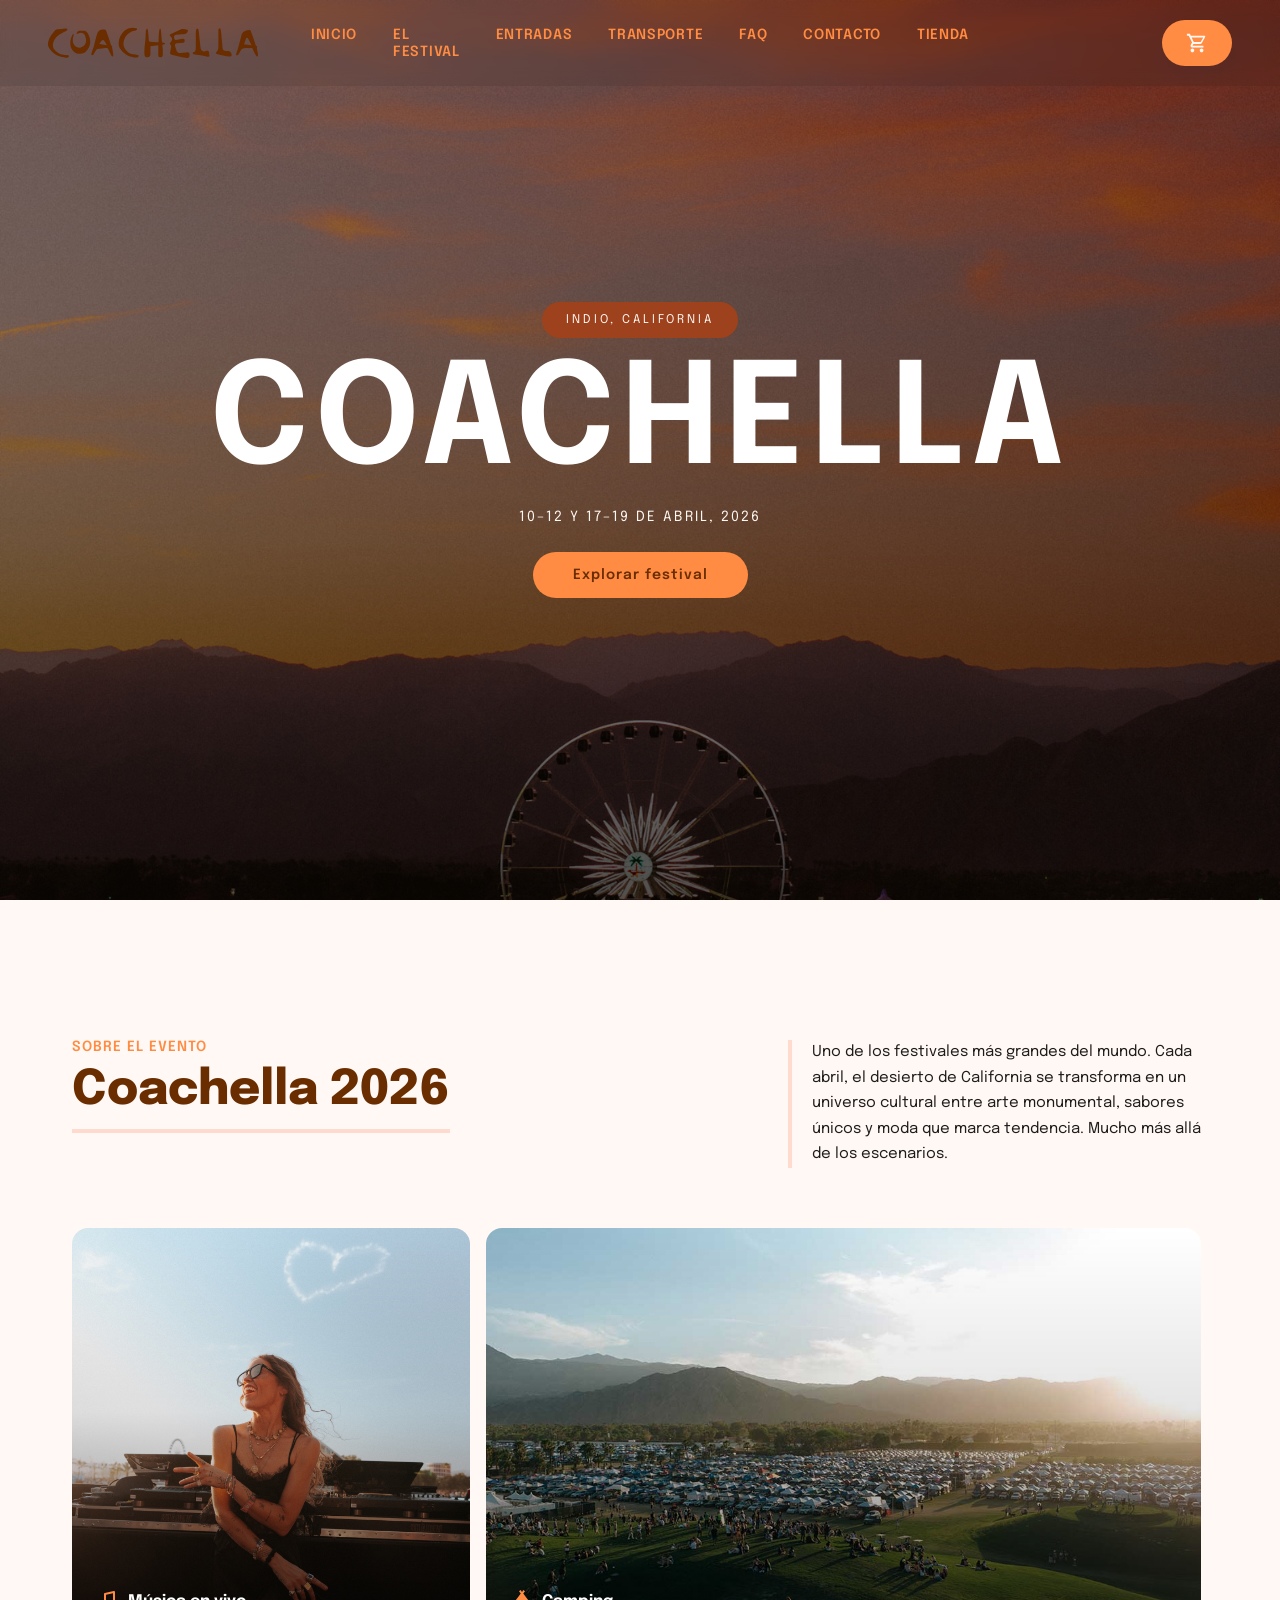
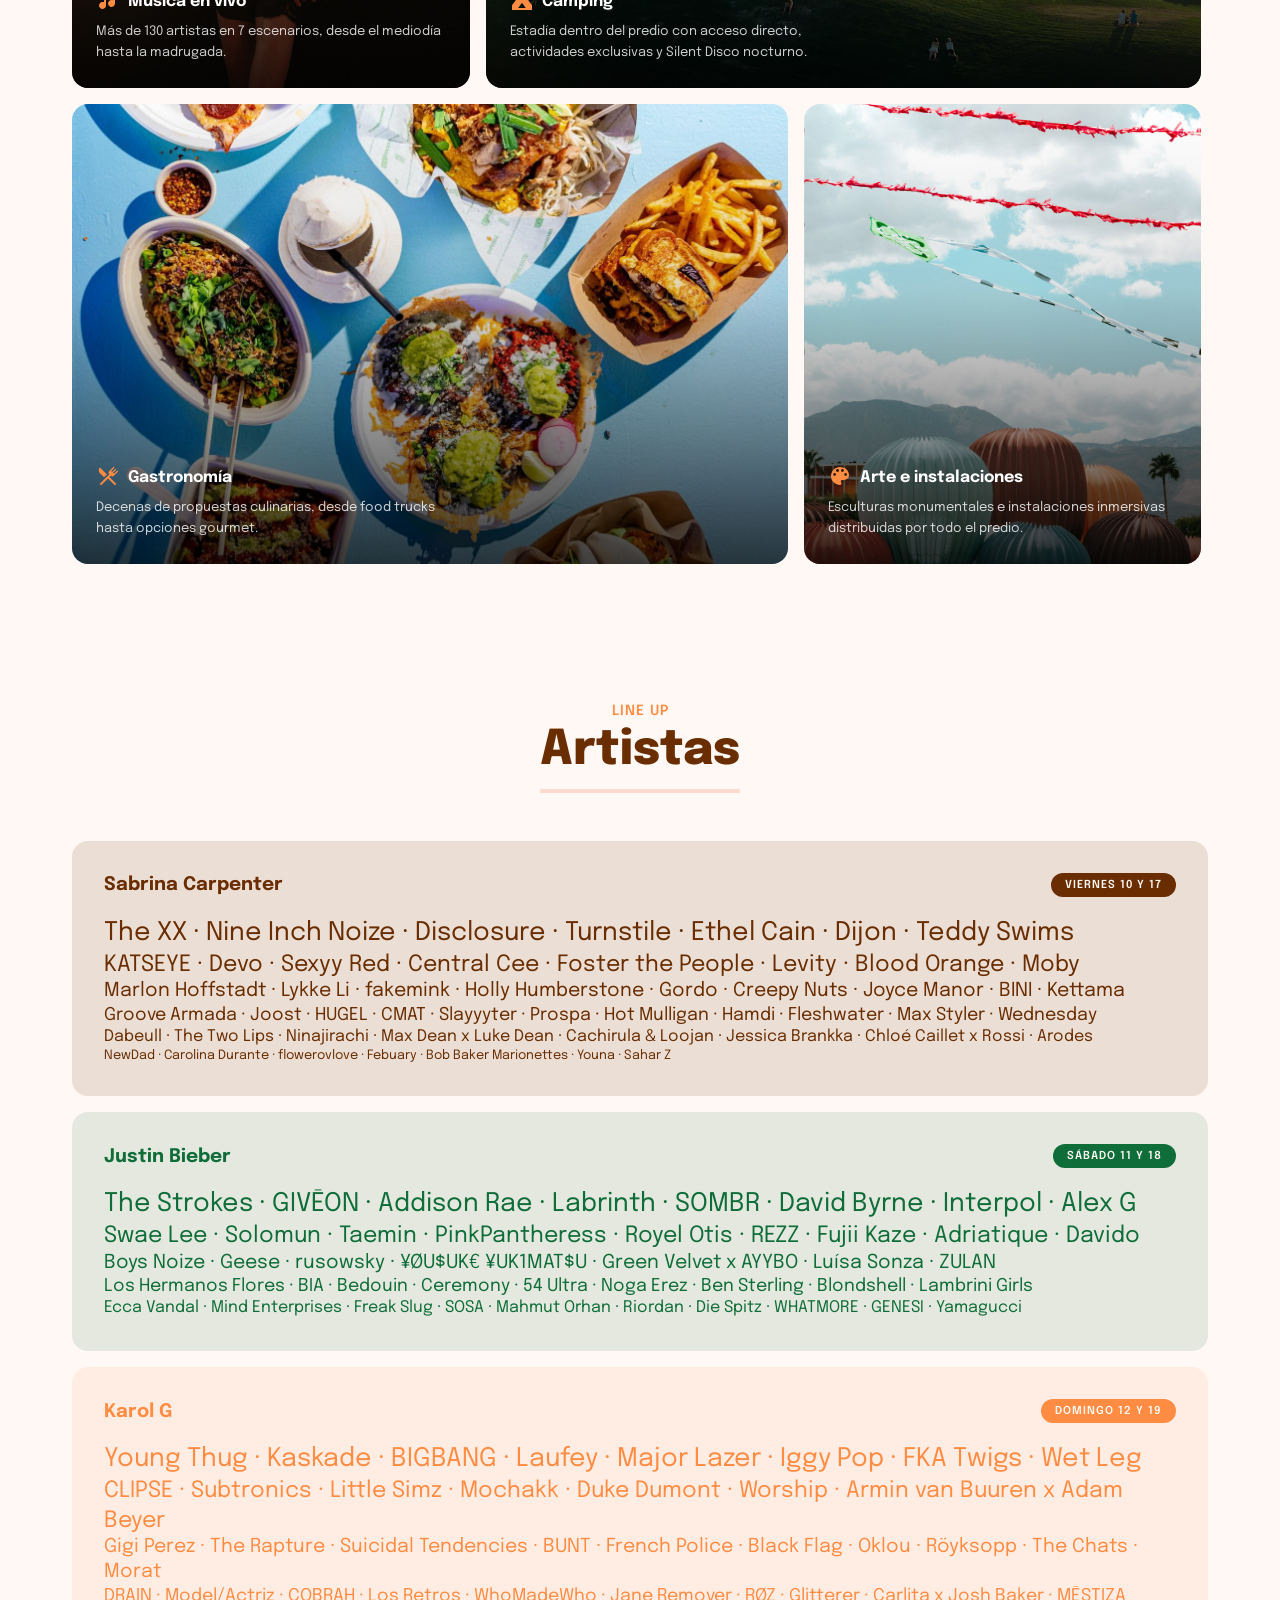
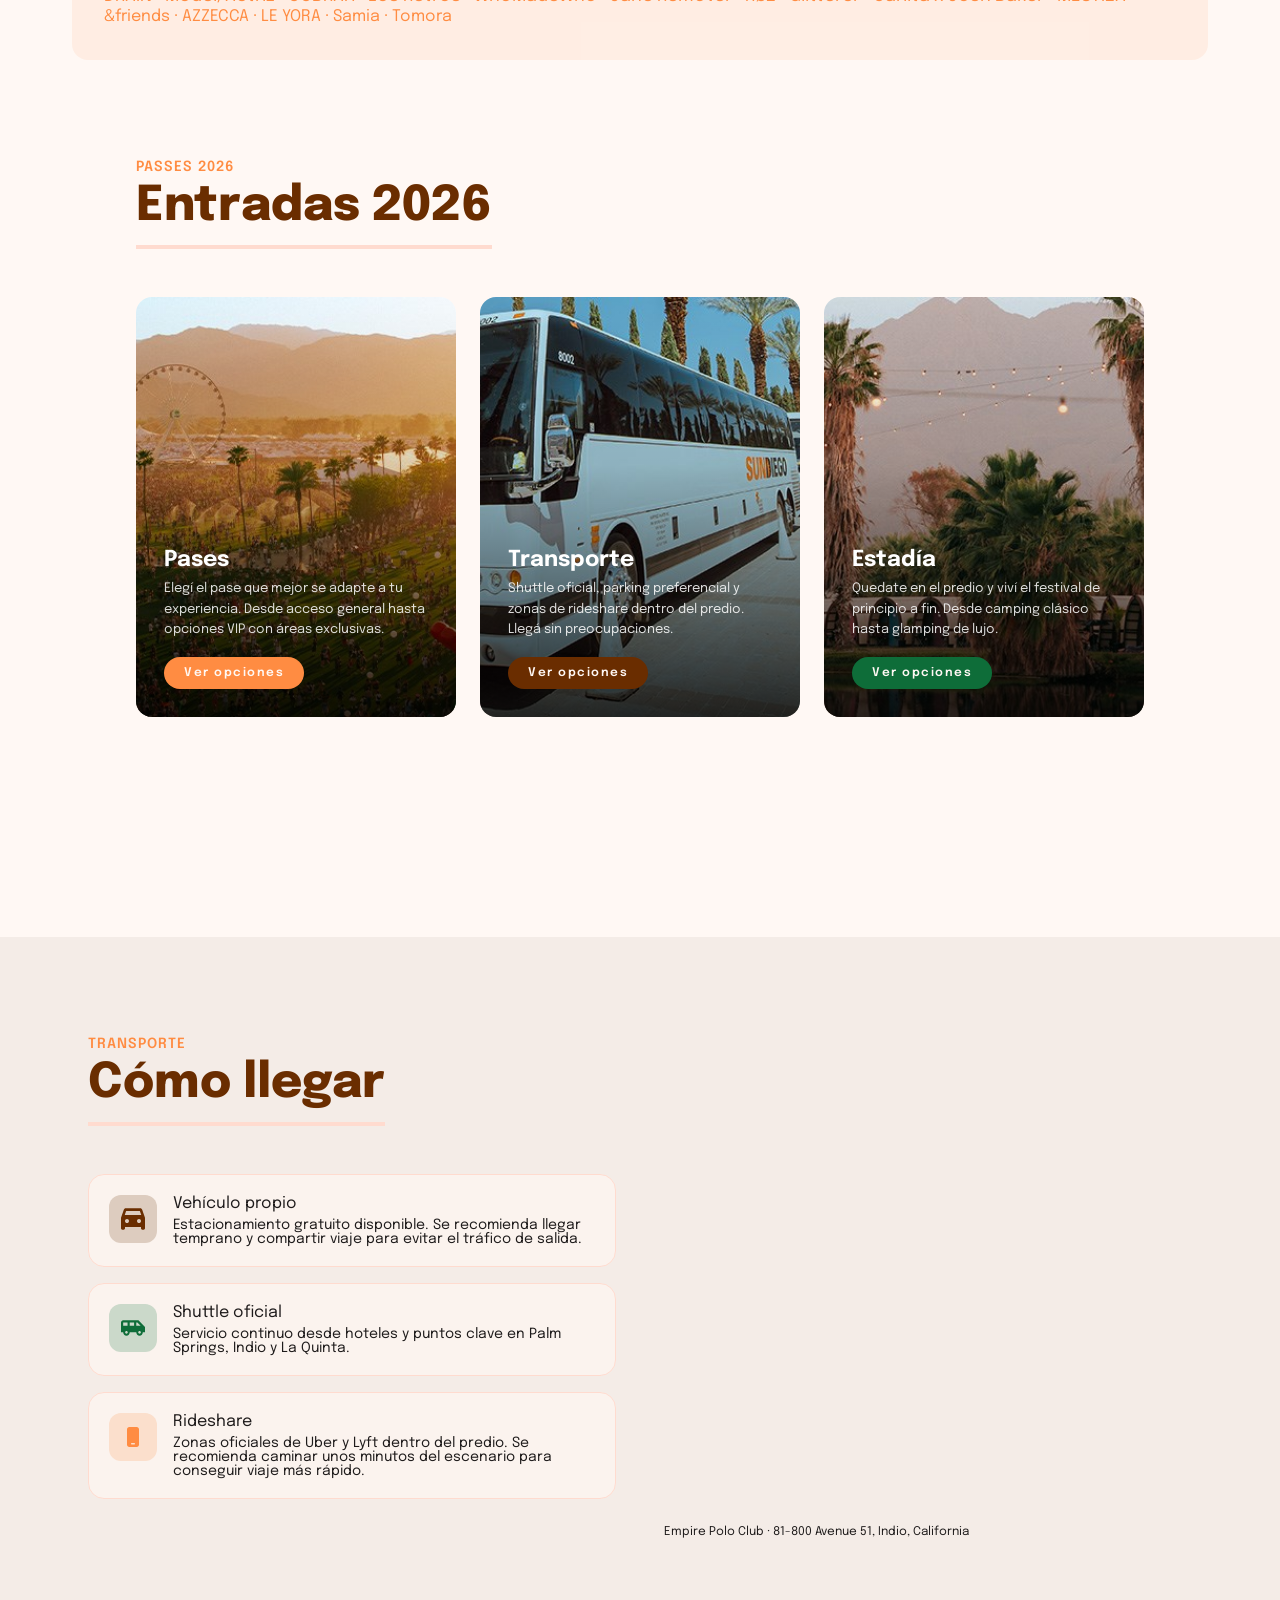
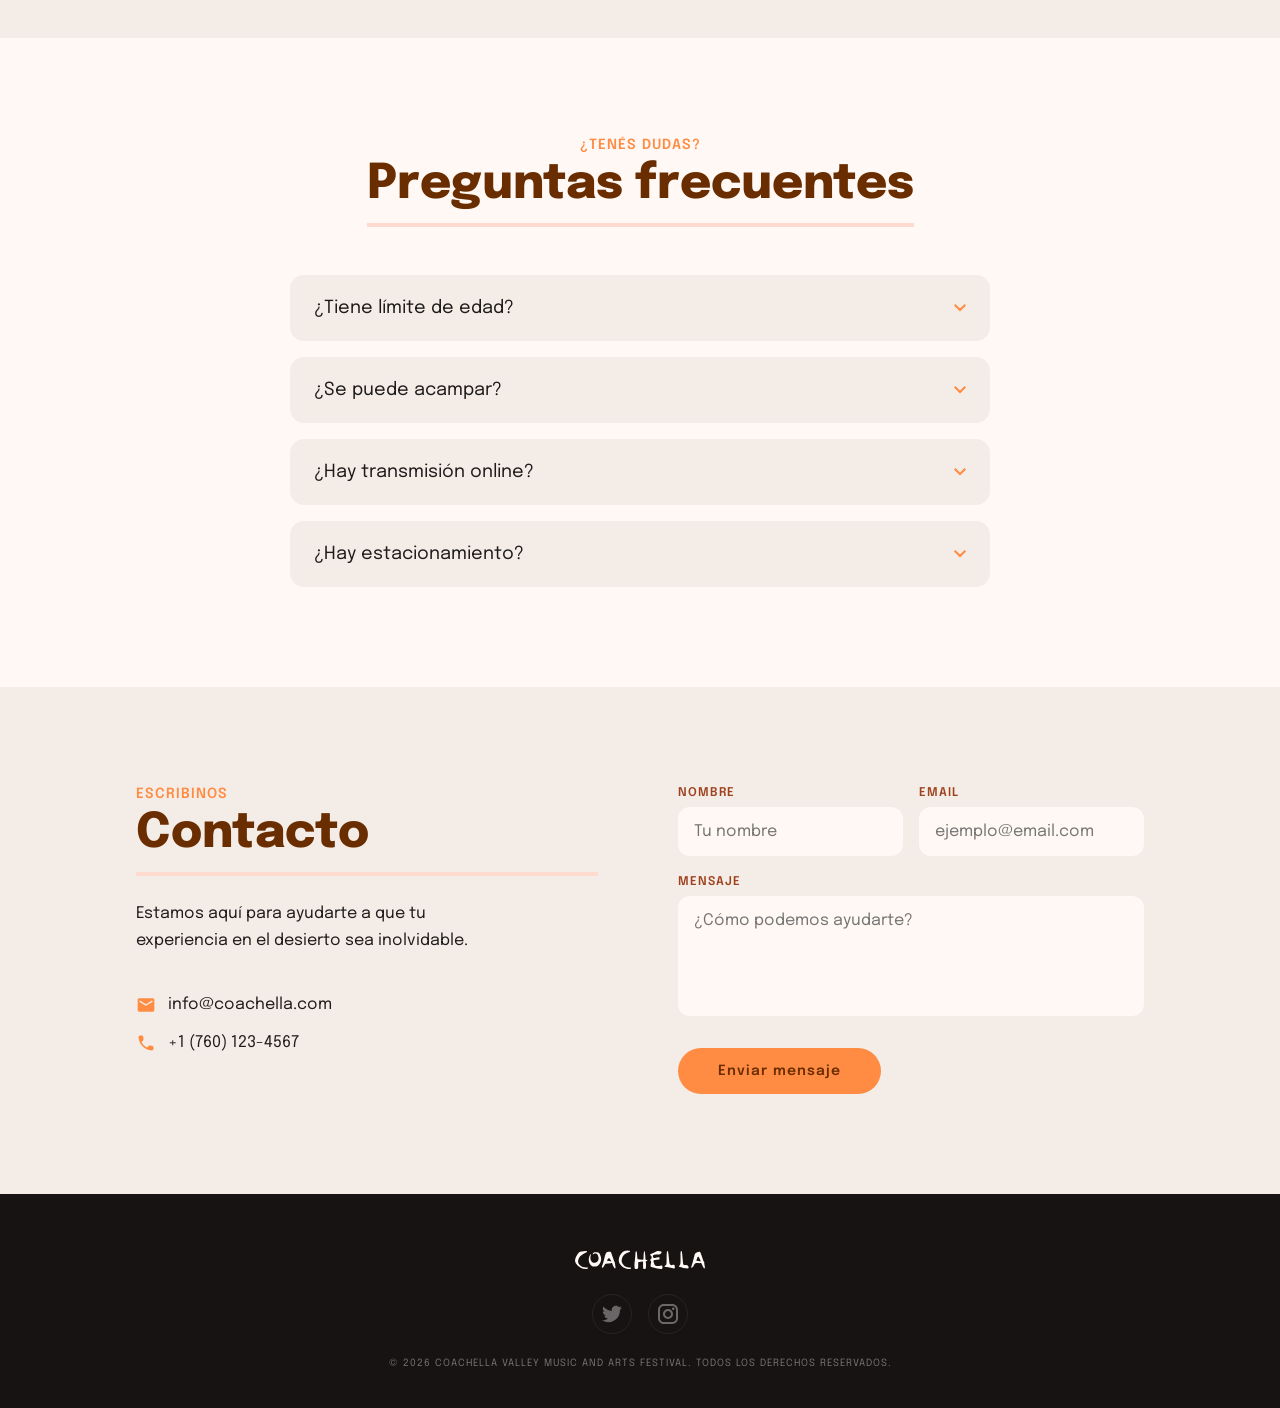
<file: index.html>
<!DOCTYPE html>
<html lang="es">
<head>
  <meta charset="UTF-8" />
  <meta name="viewport" content="width=device-width, initial-scale=1.0" />
  <title>Coachella</title>
  <link rel="preconnect" href="https://fonts.googleapis.com" />
  <link rel="preconnect" href="https://fonts.gstatic.com" crossorigin />
  <link href="https://fonts.googleapis.com/css2?family=Epilogue:wght@300;400;500;600;700;800&display=swap" rel="stylesheet" />
  <link rel="stylesheet" href="styles.css" />
  <link rel="icon" type="image/svg+xml" href="img/favicon.svg">
  <link rel="stylesheet" href="aos.css">
</head>

<script src="aos.js"></script>
<script>
  window.addEventListener('load', function() {
    AOS.init({
      duration: 600,
      once: true,
      offset: 100
    });
  });
</script>

<body>

  <!-------NAVBAR------->
<nav class="navbar">
  <a href="#inicio" class="navbar_logo">
    <img src="img/logo.svg" alt="Logo Coachella" />
  </a>

  <input type="checkbox" id="menu_toggle" class="menu_toggle" />

  <label for="menu_toggle" class="navbar_hamburguesa">
    <span></span>
    <span></span>
    <span></span>
  </label>

  <ul class="navbar_links">
    <li><a href="#inicio">Inicio</a></li>
    <li><a href="#sobre">El Festival</a></li>
    <li><a href="#entradas">Entradas</a></li>
    <li><a href="#transporte">Transporte</a></li>
    <li><a href="#faq">FAQ</a></li>
    <li><a href="#contacto">Contacto</a></li>
    <li><a href="tienda.html">Tienda</a></li>

  </ul>

  <div class="navbar_cta">
    <a href="carrito.html" class="navbar_cta_boton">
      <img src="img/icono-carrito.svg" alt="Carrito" />
    </a>
</div>

</nav>


  <!-------HERO------->
  <section class="hero" id="inicio">
    <div class="hero_contenido" data-aos="fade-up">
      <span class="hero_locacion">Indio, California</span>
      <h1 class="hero_titulo">Coachella</h1>
      <p class="hero_datos">10–12 y 17–19 de abril, 2026</p>
      <a href="#sobre" class="hero_cta">Explorar festival</a>
    </div>
  </section>

  <!-------SOBRE------->
  <section class="sobre" id="sobre">
    <div class="sobre_container">

      <div class="sobre_header" data-aos="fade-up">
        <div class="sobre_header_izquierda">
        <span class="antetitulos">Sobre el evento</span>
         <h2 class="titulos">Coachella 2026</h2>
        </div>
          <p class="sobre_descripcion">Uno de los festivales más grandes del mundo. Cada abril, el desierto de California se transforma en un universo cultural entre arte monumental, sabores únicos y moda que marca tendencia. Mucho más allá de los escenarios.</p>
      </div>

    <div class="sobre_cards">

      <div  class="sobre_card card_angosta" data-aos="fade-up" style="background-image: url('img/musica.jpg')">
        <div class="sobre_card_contenido">
          <div class="sobre_card_header">
            <img src="img/icono-musica.svg" alt="Música" class="sobre_card_icono" />
            <h3 class="sobre_card_titulo">Música en vivo</h3>
          </div>
          <p class="sobre_card_texto">Más de 130 artistas en 7 escenarios, desde el mediodía hasta la madrugada.</p>
        </div>
      </div>

      <div class="sobre_card card_ancha" data-aos="fade-up" style="background-image: url('img/camping.jpg')">
        <div class="sobre_card_contenido">
          <div class="sobre_card_header">
            <img src="img/icono-camping.svg" alt="Camping" class="sobre_card_icono" />
            <h3 class="sobre_card_titulo">Camping</h3>
          </div>
          <p class="sobre_card_texto">Estadía dentro del predio con acceso directo, actividades exclusivas y Silent Disco nocturno.</p>
        </div>
      </div>

      <div class="sobre_card card_ancha" data-aos="fade-up" style="background-image: url('img/gastronomia.jpg')">
        <div class="sobre_card_contenido">
          <div class="sobre_card_header">
            <img src="img/icono-gastronomia.svg" alt="Gastronomía" class="sobre_card_icono" />
            <h3 class="sobre_card_titulo">Gastronomía</h3>
          </div>
          <p class="sobre_card_texto">Decenas de propuestas culinarias, desde food trucks hasta opciones gourmet.</p>
        </div>
      </div> 

      <div class="sobre_card card_angosta" data-aos="fade-up" style="background-image: url('img/arte.jpg')">
        <div class="sobre_card_contenido">
          <div class="sobre_card_header">
            <img src="img/icono-arte.svg" alt="Arte" class="sobre_card_icono" />
            <h3 class="sobre_card_titulo">Arte e instalaciones</h3>
          </div>
          <p class="sobre_card_texto">Esculturas monumentales e instalaciones inmersivas distribuidas por todo el predio.</p>
        </div>
      </div>

    </div>

      </div>
    </div>
  </section>

<!-------ARTISTAS-------->
<section class="artistas" id="artistas">
  <div class="artistas_container">

    <div class="artistas_header" data-aos="fade-up">
      <span class="antetitulos">Line up</span>
      <h2 class="titulos">Artistas</h2>
    </div>

    <div class="artistas_cards">

      <div class="artistas_card card_viernes" data-aos="fade-up">
        <div class="artistas_card_header">
          <h3 class="artistas_headliner">Sabrina Carpenter</h3>
          <span class="artistas_dia">Viernes 10 y 17</span>
        </div>
        <div class="artistas_lista">
          <p class="lista_1">The XX · Nine Inch Noize · Disclosure · Turnstile · Ethel Cain · Dijon · Teddy Swims</p>
          <p class="lista_2">KATSEYE · Devo · Sexyy Red · Central Cee · Foster the People · Levity · Blood Orange · Moby</p>
          <p class="lista_3">Marlon Hoffstadt · Lykke Li · fakemink · Holly Humberstone · Gordo · Creepy Nuts · Joyce Manor · BINI · Kettama</p>
          <p class="lista_4">Groove Armada · Joost · HUGEL · CMAT · Slayyyter · Prospa · Hot Mulligan · Hamdi · Fleshwater · Max Styler · Wednesday</p>
          <p class="lista_5">Dabeull · The Two Lips · Ninajirachi · Max Dean x Luke Dean · Cachirula & Loojan · Jessica Brankka · Chloé Caillet x Rossi · Arodes</p>
          <p class="lista_6">NewDad · Carolina Durante · flowerovlove · Febuary · Bob Baker Marionettes · Youna · Sahar Z</p>
        </div>

      </div>

      <div class="artistas_card card_sabado" data-aos="fade-up">
        <div class="artistas_card_header">
          <h3 class="artistas_headliner">Justin Bieber</h3>
          <span class="artistas_dia">Sábado 11 y 18</span>
        </div>
        <div class="artistas_lista">
          <p class="lista_1">The Strokes · GIVĒON · Addison Rae · Labrinth · SOMBR · David Byrne · Interpol · Alex G</p>
          <p class="lista_2">Swae Lee · Solomun · Taemin · PinkPantheress · Royel Otis · REZZ · Fujii Kaze · Adriatique · Davido </p>
          <p class="lista_3">Boys Noize · Geese · rusowsky · ¥ØU$UK€ ¥UK1MAT$U · Green Velvet x AYYBO · Luísa Sonza · ZULAN</p>
          <p class="lista_4">Los Hermanos Flores · BIA · Bedouin · Ceremony · 54 Ultra · Noga Erez · Ben Sterling · Blondshell · Lambrini Girls </p>
          <p class="lista_5">Ecca Vandal · Mind Enterprises · Freak Slug · SOSA · Mahmut Orhan · Riordan · Die Spitz · WHATMORE · GENESI · Yamagucci</p>
        </div>

      </div>

      <div class="artistas_card card_domingo" data-aos="fade-up">
        <div class="artistas_card_header">
          <h3 class="artistas_headliner">Karol G</h3>
          <span class="artistas_dia">Domingo 12 y 19</span>
        </div>

        <div class="artistas_lista">
          <p class="lista_1">Young Thug · Kaskade · BIGBANG · Laufey · Major Lazer · Iggy Pop · FKA Twigs · Wet Leg</p>
          <p class="lista_2">CLIPSE · Subtronics · Little Simz · Mochakk · Duke Dumont · Worship · Armin van Buuren x Adam Beyer </p>
          <p class="lista_3">Gigi Perez · The Rapture · Suicidal Tendencies · BUNT · French Police · Black Flag · Oklou · Röyksopp · The Chats · Morat</p>
          <p class="lista_4">DRAIN · Model/Actriz · COBRAH · Los Retros · WhoMadeWho · Jane Remover · RØZ · Glitterer · Carlita x Josh Baker · MĒSTIZA </p>
          <p class="lista_5">&friends · AZZECCA · LE YORA · Samia · Tomora</p>
        </div>

      </div>
    </div>
  </div>
</section>


<!-------ENTRADAS------->
<section class="entradas" id="entradas">
  <div class="entradas_container">

    <div class="entradas_header" data-aos="fade-up">
      <span class="antetitulos">Passes 2026</span>
      <h2 class="titulos titulos_entradas">Entradas 2026</h2>
   </div>

    <div class="entradas_cards" data-aos="fade-up">

      <div class="entradas_card" style="background-image: url('img/entradas-pases.jpg')">
        <div class="entradas_card_contenido">
          <h3 class="entradas_card_titulo">Pases</h3>
          <p class="entradas_card_texto">Elegí el pase que mejor se adapte a tu experiencia. Desde acceso general hasta opciones VIP con áreas exclusivas.</p>
          <a href="tienda.html" class="entradas_card_cta card_pases">Ver opciones</a>
        </div>
      </div>

      <div class="entradas_card" style="background-image: url('img/entradas-transporte.jpg')">
        <div class="entradas_card_contenido">
          <h3 class="entradas_card_titulo">Transporte</h3>
          <p class="entradas_card_texto">Shuttle oficial, parking preferencial y zonas de rideshare dentro del predio. Llegá sin preocupaciones. </p>
          <a href="tienda.html" class="entradas_card_cta card_transporte">Ver opciones</a>
        </div>
      </div>

      <div class="entradas_card" style="background-image: url('img/entradas-estadia.jpg')">
        <div class="entradas_card_contenido">
          <h3 class="entradas_card_titulo">Estadía</h3>
          <p class="entradas_card_texto">Quedate en el predio y viví el festival de principio a fin. Desde camping clásico hasta glamping de lujo.</p>
        <a href="tienda.html" class="entradas_card_cta card_estadia">Ver opciones</a>
        </div>
      </div>

    </div>
  </div>
</section>


<!--------TRANSPORTE---------->
<section class="transporte" id="transporte">
  <div class="transporte_container">

    <div class="transporte_header" data-aos="fade-up">
      <span class="antetitulos">Transporte</span>
      <h2 class="titulos">Cómo llegar</h2>
    </div>

    <div class="transporte_contenido" data-aos="fade-up">

      <div class="transporte_opciones">

        <div class="transporte_opcion opcion_auto">
          <div class="transporte_icono">
            <img src="img/icono-auto.svg" alt="Icono Vehículo propio" />
          </div>
          <div class="transporte_texto">
            <h3 class="transporte_opcion_titulo">Vehículo propio</h3>
            <p class="transporte_opcion_texto">Estacionamiento gratuito disponible. Se recomienda llegar temprano y compartir viaje para evitar el tráfico de salida.</p>
          </div>
        </div>

        <div class="transporte_opcion opcion_shuttle">
          <div class="transporte_icono">
            <img src="img/icono-shuttle.svg" alt="Icono Shuttle oficial" />
          </div>
          <div class="transporte_texto">
            <h3 class="transporte_opcion_titulo">Shuttle oficial</h3>
            <p class="transporte_opcion_texto">Servicio continuo desde hoteles y puntos clave en Palm Springs, Indio y La Quinta.</p>
          </div>
        </div>

        <div class="transporte_opcion opcion_rideshare">
          <div class="transporte_icono">
            <img src="img/icono-rideshare.svg" alt="Icono Rideshare" />
          </div>
          <div class="transporte_texto">
            <h3 class="transporte_opcion_titulo">Rideshare</h3>
            <p class="transporte_opcion_texto">Zonas oficiales de Uber y Lyft dentro del predio. Se recomienda caminar unos minutos del escenario para conseguir viaje más rápido.</p>
          </div>
        </div>

      </div>

      <div class="transporte_mapa">
        <iframe class="transporte_iframe"
          src="https://www.google.com/maps/embed?pb=!1m18!1m12!1m3!1d3320.061629608835!2d-116.24156422380695!3d33.68146833721651!2m3!1f0!2f0!3f0!3m2!1i1024!2i768!4f13.1!3m3!1m2!1s0x80db277cfaca508f%3A0x82b888d8e84030fb!2sEmpire%20Polo%20Club!5e0!3m2!1ses-419!2sar!4v1778159012241!5m2!1ses-419!2sar" width="600" height="450" style="border:0;" allowfullscreen="" loading="lazy" referrerpolicy="no-referrer-when-downgrade"
          allowfullscreen=""
          loading="lazy"
          referrerpolicy="no-referrer-when-downgrade">
        </iframe>

        <p class="transporte_direccion">
          Empire Polo Club · 81-800 Avenue 51, Indio, California
        </p>
      </div>

    </div>
  </div>
</section>


<!--------FAQ---------->
<section class="faq" id="faq">
  <div class="faq_container">

    <div class="faq_header" data-aos="fade-up">
      <span class="antetitulos">¿Tenés dudas?</span>
      <h2 class="titulos">Preguntas frecuentes</h2>
    </div>

    <div class="faq_lista">

      <details class="faq_item" data-aos="fade-up">
        <summary class="faq_pregunta">
          ¿Tiene límite de edad?
        <img src="img/icono-faq.svg" alt="Icono FAQ" class="faq_icono">        </summary>
        <p class="faq_respuesta">
          El festival es para todo público. Los menores de 5 años entran gratis. Las zonas de camping requieren ser mayor de 18 años.
        </p>
      </details>

      <details class="faq_item" data-aos="fade-up">
        <summary class="faq_pregunta">
          ¿Se puede acampar?
        <img src="img/icono-faq.svg" alt="Icono FAQ" class="faq_icono">        </summary>
        <p class="faq_respuesta">
          Sí. El camping oficial incluye acceso a duchas, zonas de descanso, actividades exclusivas y entrada cercana al predio.
        </p>
      </details>

      <details class="faq_item" data-aos="fade-up">
        <summary class="faq_pregunta">
          ¿Hay transmisión online?
        <img src="img/icono-faq.svg" alt="Icono FAQ" class="faq_icono">        </summary>
        <p class="faq_respuesta">
          Algunas presentaciones seleccionadas se transmiten en vivo a través de plataformas oficiales del festival.
        </p>
      </details>

      <details class="faq_item" data-aos="fade-up">
        <summary class="faq_pregunta">
          ¿Hay estacionamiento?
        <img src="img/icono-faq.svg" alt="Icono FAQ" class="faq_icono">        </summary>
        <p class="faq_respuesta">
          Sí. El estacionamiento general es gratuito y también hay opciones preferenciales con acceso más cercano.
        </p>
      </details>

    </div>
  </div>
</section>

<!--------CONTACTO---------->
<section class="contacto" id="contacto" data-aos="fade-up">
  <div class="contacto_container">

    <div class="contacto_info">

      <span class="antetitulos antetitulo_contacto">Escribinos</span>
      <h2 class="titulos">Contacto</h2>

      <p class="contacto_texto">
        Estamos aquí para ayudarte a que tu experiencia en el desierto sea inolvidable.
      </p>

      <div class="contacto_datos">

        <div class="contacto_dato">
          <img src="img/icono-mail.svg" alt="Mail">
          <p>info@coachella.com</p>
        </div>

        <div class="contacto_dato">
          <img src="img/icono-telefono.svg" alt="Teléfono">
          <p>+1 (760) 123-4567</p>
        </div>

      </div>

    </div>


    <form class="contacto_formulario">

      <div class="contacto_fila">

        <div class="contacto_grupo">
          <label for="nombre">Nombre</label>
          <input type="text" id="nombre" placeholder="Tu nombre">
        </div>

        <div class="contacto_grupo">
          <label for="email">Email</label>
          <input type="email" id="email" placeholder="ejemplo@email.com">
        </div>

      </div>

      <div class="contacto_grupo">
        <label for="mensaje">Mensaje</label>
        <textarea id="mensaje" placeholder="¿Cómo podemos ayudarte?"></textarea>
      </div>

      <button type="submit" class="contacto_boton">
        Enviar mensaje
      </button>

    </form>

  </div>
</section>



<!--------FOOTER---------->
<footer class="footer">

  <a href="#inicio">
    <img src="img/logo-footer.svg" alt="Logo Coachella" class="logo_footer">
  </a>
  
  <div class="footer_redes">
    <a href="https://x.com/coachella">
      <img src="img/icono-x.svg" alt="X">
    </a>

    <a href="https://www.instagram.com/coachella/">
      <img src="img/icono-instagram.svg" alt="Instagram">
    </a>
  </div>

  <p class="footer_copy">
    © 2026 Coachella Valley Music and Arts Festival. Todos los derechos reservados.
  </p>

</footer>

</body>
</html>
</file>
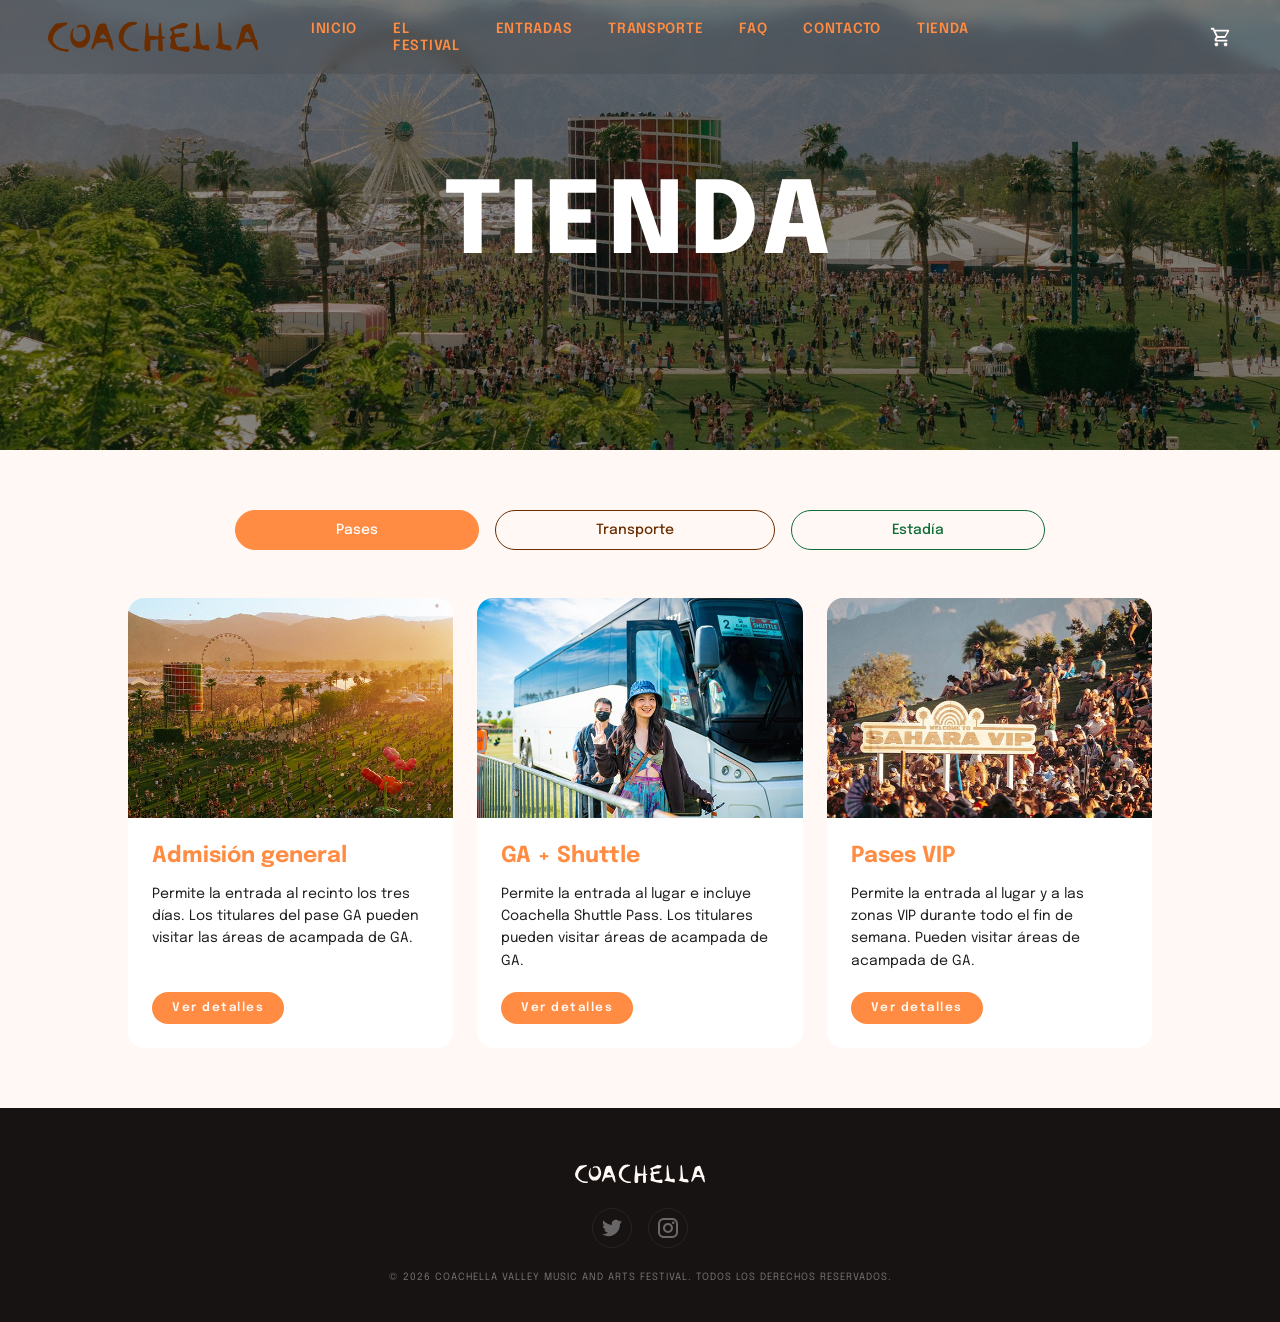
<file: tienda.html>
<!DOCTYPE html>
<html lang="es">
<head>
  <meta charset="UTF-8" />
  <meta name="viewport" content="width=device-width, initial-scale=1.0" />
  <title>Tienda — Coachella</title>
  <link rel="preconnect" href="https://fonts.googleapis.com" />
  <link rel="preconnect" href="https://fonts.gstatic.com" crossorigin />
  <link href="https://fonts.googleapis.com/css2?family=Epilogue:wght@300;400;500;600;700;800&display=swap" rel="stylesheet" />
  <link rel="stylesheet" href="styles.css" />
  <link rel="stylesheet" href="tienda.css" />
  <link rel="icon" type="image/svg+xml" href="img/favicon.svg">
  <link rel="stylesheet" href="aos.css">
</head>

<script src="aos.js"></script>
<script>
  window.addEventListener('load', function() {
    AOS.init({
      duration: 600,
      once: true,
      offset: 100
    });
  });
</script>

<body>

  <!-- NAVBAR -->
  <nav class="navbar">
    <a href="index.html" class="navbar_logo">
      <img src="img/logo.svg" alt="Logo Coachella" />
    </a>
    <input type="checkbox" id="menu_toggle" class="menu_toggle" />
    <label for="menu_toggle" class="navbar_hamburguesa">
      <span></span>
      <span></span>
      <span></span>
    </label>
    <ul class="navbar_links">
      <li><a href="index.html#inicio">Inicio</a></li>
      <li><a href="index.html#sobre">El Festival</a></li>
      <li><a href="index.html#entradas">Entradas</a></li>
      <li><a href="index.html#transporte">Transporte</a></li>
      <li><a href="index.html#faq">FAQ</a></li>
      <li><a href="index.html#contacto">Contacto</a></li>
      <li><a href="tienda.html">Tienda</a></li>
    </ul>
    <a href="carrito.html" class="navbar_cta">
      <img src="img/icono-carrito.svg" alt="Carrito" />
    </a>
  </nav>

  <!-- HERO -->
  <section class="tienda_hero">
    <div class="tienda_hero_contenido">
      <h1 class="tienda_hero_titulo" data-aos="fade-up" >Tienda</h1>
    </div>
  </section>

  <!-- TABS Y PRODUCTOS -->
  <section class="tienda_productos">
    <div class="tienda_container">

      <!-- RADIO BUTTONS OCULTOS -->
      <input type="radio" name="tab" id="tab_pases" class="tab_input" checked />
      <input type="radio" name="tab" id="tab_transporte" class="tab_input" />
      <input type="radio" name="tab" id="tab_estadia" class="tab_input" />

      <!-- TABS -->
      <div class="tienda_tabs" data-aos="fade-up">
        <label for="tab_pases" class="tienda_tab">Pases</label>
        <label for="tab_transporte" class="tienda_tab">Transporte</label>
        <label for="tab_estadia" class="tienda_tab">Estadía</label>
      </div>

      <!-- CONTENIDO PASES -->
      <div class="tab_contenido" id="contenido_pases">
        <div class="tienda_cards" data-aos="fade-up">

          <div class="tienda_card">
            <div class="tienda_card_img">
              <img src="img/pase-ga.jpg" alt="Admisión general" />
            </div>
            <div class="tienda_card_info">
              <h3 class="tienda_card_titulo">Admisión general</h3>
              <p class="tienda_card_texto">Permite la entrada al recinto los tres días. Los titulares del pase GA pueden visitar las áreas de acampada de GA.</p>
              <a href="detalle.html" class="tienda_card_cta tienda_cta_pases">Ver detalles</a>
            </div>
          </div>

          <div class="tienda_card">
            <div class="tienda_card_img">
              <img src="img/pase-shuttle.jpg" alt="GA + Shuttle" />
            </div>
            <div class="tienda_card_info">
              <h3 class="tienda_card_titulo">GA + Shuttle</h3>
              <p class="tienda_card_texto">Permite la entrada al lugar e incluye Coachella Shuttle Pass. Los titulares pueden visitar áreas de acampada de GA.</p>
              <a href="detalle.html" class="tienda_card_cta tienda_cta_pases">Ver detalles</a>
            </div>
          </div>

          <div class="tienda_card">
            <div class="tienda_card_img">
              <img src="img/pase-vip.jpg" alt="Pases VIP" />
            </div>
            <div class="tienda_card_info">
              <h3 class="tienda_card_titulo">Pases VIP</h3>
              <p class="tienda_card_texto">Permite la entrada al lugar y a las zonas VIP durante todo el fin de semana. Pueden visitar áreas de acampada de GA.</p>
              <a href="detalle.html" class="tienda_card_cta tienda_cta_pases">Ver detalles</a>
            </div>
          </div>

        </div>
      </div>

      <!-- CONTENIDO TRANSPORTE -->
      <div class="tab_contenido" id="contenido_transporte">
        <div class="tienda_cards" data-aos="fade-up">

          <div class="tienda_card">
            <div class="tienda_card_img">
              <img src="img/shuttle.jpg" alt="Coachella Shuttle" />
            </div>
            <div class="tienda_card_info">
              <h3 class="tienda_card_titulo">Coachella Shuttle</h3>
              <p class="tienda_card_texto">Omita el viaje y la molestia del estacionamiento. Viaja hacia/desde el festival con comodidad y facilidad.</p>
              <a href="detalle.html" class="tienda_card_cta tienda_cta_transporte">Ver detalles</a>
            </div>
          </div>

          <div class="tienda_card">
            <div class="tienda_card_img">
              <img src="img/camping-parking.jpg" alt="Camping Companion Parking" />
            </div>
            <div class="tienda_card_info">
              <h3 class="tienda_card_titulo">Camping Companion Parking</h3>
              <p class="tienda_card_texto">Aparcamiento adicional de fin de semana para campistas.</p>
              <a href="detalle.html" class="tienda_card_cta tienda_cta_transporte">Ver detalles</a>
            </div>
          </div>

          <div class="tienda_card">
            <div class="tienda_card_img">
              <img src="img/preferred-parking.jpg" alt="Preferred Parking" />
            </div>
            <div class="tienda_card_info">
              <h3 class="tienda_card_titulo">Preferred Parking</h3>
              <p class="tienda_card_texto">Estacione y entre en el lugar a través de la entrada norte. Bueno para todo el fin de semana.</p>
              <a href="detalle.html" class="tienda_card_cta tienda_cta_transporte">Ver detalles</a>
            </div>
          </div>

        </div>
      </div>

      <!-- CONTENIDO ESTADÍA -->
      <div class="tab_contenido" id="contenido_estadia">
        <div class="tienda_cards" data-aos="fade-up">

          <div class="tienda_card">
            <div class="tienda_card_img">
              <img src="img/camping-front.jpg" alt="Preferred Front Row Car Camping" />
            </div>
            <div class="tienda_card_info">
              <h3 class="tienda_card_titulo">Preferred Front Row Car Camping</h3>
              <p class="tienda_card_texto">La mejor ubicación de camping con acceso directo al festival.</p>
              <a href="detalle.html" class="tienda_card_cta tienda_cta_estadia">Ver detalles</a>
            </div>
          </div>

          <div class="tienda_card">
            <div class="tienda_card_img">
              <img src="img/powered-camping.jpg" alt="Powered Car Camping" />
            </div>
            <div class="tienda_card_info">
              <h3 class="tienda_card_titulo">Powered Car Camping</h3>
              <p class="tienda_card_texto">Camping con electricidad disponible para tu comodidad.</p>
              <a href="detalle.html" class="tienda_card_cta tienda_cta_estadia">Ver detalles</a>
            </div>
          </div>

          <div class="tienda_card">
            <div class="tienda_card_img">
              <img src="img/la-campana.jpg" alt="La Campana Tent Camping 2 Person" />
            </div>
            <div class="tienda_card_info">
              <h3 class="tienda_card_titulo">La Campana Tent Camping 2 Person</h3>
              <p class="tienda_card_texto">Carpa premium para dos personas con todas las comodidades incluidas.</p>
              <a href="detalle.html" class="tienda_card_cta tienda_cta_estadia">Ver detalles</a>
            </div>
          </div>

        </div>
      </div>

    </div>
  </section>

  <!-- FOOTER -->
  <footer class="footer">
    <a href="index.html">
      <img src="img/logo-footer.svg" alt="Logo Coachella" class="logo_footer">
    </a>
    <div class="footer_redes">
      <a href="https://x.com/coachella">
        <img src="img/icono-x.svg" alt="X">
      </a>
      <a href="https://www.instagram.com/coachella/">
        <img src="img/icono-instagram.svg" alt="Instagram">
      </a>
    </div>
    <p class="footer_copy">
      © 2026 Coachella Valley Music and Arts Festival. Todos los derechos reservados.
    </p>
  </footer>

</body>
</html>
</file>
<file: styles.css>
/* RESET*/
*, *::before, *::after {
  margin: 0;
  padding: 0;
  box-sizing: border-box;
}

:root {
  --color-blanco: #FFF8F4;
  --color-negro: #1E1B1B;
  --color-primario: #9E421D;
  --color-primario-oscuro: #6A2D00;
  --color-naranja: #FF8C42;
  --color-verde: #0E6D39;
  --color-detalles: #FFDBCF;
}

html {
  scroll-behavior: smooth;
}

body {
  font-family: 'Epilogue', sans-serif;
  background-color: var(--color-blanco);
  color: var(--color-negro);
}

/**************NAVBAR**************/
.navbar {
  position: fixed;
  top: 0;
  left: 0;
  width: 100%;
  z-index: 1000;
  padding: 20px 48px;
  display: flex;
  align-items: center;
  justify-content: space-between;
  background: #1e1b1b18;
  backdrop-filter: blur(8px);
}

.navbar_logo {
  flex: 1;
}

.navbar_logo img {
  height: 32px;
  width: auto;
  display: block;
}

.navbar_links {
  display: flex;
  gap: 36px;
  list-style: none;
  text-transform: uppercase;
  flex: 2;
  justify-content: center;
}

.navbar_links a {
  font-size: 14px;
  font-weight: 600;
  letter-spacing: 0.7px;
  color: var(--color-naranja);
  text-decoration: none;
  transition: color 0.2s ease;
}

.navbar_links a:hover {
  color: var(--color-primario);
}

.navbar_cta {
  flex: 1;
  display: flex;
  justify-content: flex-end;
  background-color: transparent;
  padding: 0;
}

.navbar_cta_boton {
  background-color: var(--color-naranja);
  padding: 12px 24px;
  border-radius: 80px;
  display: flex;
  align-items: center;
  justify-content: center;
}

.navbar_cta img {
  width: 22px;
  height: 22px;
}

.menu_toggle {
  display: none;
}


/**************HERO**************/
.hero {
  position: relative;
  width: 100%;
  height: 100vh;
  min-height: 600px;
  display: flex;
  align-items: center;
  justify-content: center;
  text-align: center;
  overflow: hidden;
  background-image: url('img/hero.jpg');
  background-size: cover;
  background-position: center;
}

.hero::before {
  content: '';
  position: absolute;
  inset: 0;
  background: linear-gradient(
    to bottom,
    rgba(10, 5, 2, 0.35) 0%,
    rgba(10, 5, 2, 0.5) 60%,
    rgba(10, 5, 2, 0.7) 100%
  );
}

.hero_contenido {
  position: relative;
  z-index: 1;
  display: flex;
  flex-direction: column;
  align-items: center;
  gap: 16px;
}

.hero_locacion {
  font-size: 12px;
  font-weight: 400;
  letter-spacing: 3px;
  text-transform: uppercase;
  color: var(--color-blanco);
  background-color: var(--color-primario);
  padding: 12px 24px;
  border-radius: 20px;
}

.hero_titulo {
  font-size: clamp(72px, 12vw, 140px);
  color: #fff;
  letter-spacing: 6px;
  line-height: 1;
  text-transform: uppercase;
}

.hero_datos {
  font-size: 14px;
  font-weight: 400;
  letter-spacing: 2px;
  color: var(--color-blanco);
  text-transform: uppercase;
}

.hero_cta {
  margin-top: 12px;
  display: inline-block;
  font-size: 14px;
  font-weight: 600;
  letter-spacing: 1px;
  text-decoration: none;
  background-color: var(--color-naranja);
  color: var(--color-primario-oscuro);
  padding: 16px 40px;
  border-radius: 32px;
  transition: background-color 0.2s ease, transform 0.2s ease;
}

.hero_cta:hover {
  color: var(--color-blanco);
  background-color: var(--color-primario);
  transform: translateY(-2px);
}


/**************ANTETITULOS**************/

.antetitulos {
  font-size: 14px;
  font-weight: 600;
  letter-spacing: 1px;
  text-transform: uppercase;
  color: var(--color-naranja);
  display: block;
}

/**************TITULOS**************/

.titulos {
  font-size: 48px;
  font-weight: 800;
  color: var(--color-primario-oscuro);
  padding-bottom: 14px;
  border-bottom: 4px solid var(--color-detalles);
  display: inline-block;
}


/**************SOBRE**************/

/*CARDS*/

.sobre {
  background-color: var(--color-blanco);
  padding: 140px 48px;
}

.sobre_container {
  max-width: 1200px;
  margin: 0 auto;
  padding: 0 24px;
}

.sobre_header {
  display: flex;
  flex-direction: row;
  justify-content: space-between;
  align-items: flex-start;
  gap: 48px;
  margin-bottom: 60px;
}

.sobre_header_izquierda {
  display: flex;
  flex-direction: column;
  gap: 12px;
}


.sobre_descripcion {
  max-width: 420px;
  font-size: 15px;
  font-weight: 400;
  line-height: 1.7;
  color: var(--color-negro);
  align-self: flex-end;
  border-left: 4px solid var(--color-detalles);
  padding-left: 20px;
}

.sobre_cards {
  display: flex;
  flex-wrap: wrap;
  gap: 16px;
}

.sobre_card {
  position: relative;
  border-radius: 16px;
  overflow: hidden;
  background-size: cover;
  background-position: center;
  display: flex;
  align-items: flex-end;
}

.card_angosta {
  width: 35%;
  height: 460px;
}

.card_ancha {
  width: 63%;
  height: 460px;
}

.sobre_card::before {
  content: '';
  position: absolute;
  inset: 0;
  background: linear-gradient(
    to top,
    rgba(0, 0, 0, 0.75) 0%,
    rgba(0, 0, 0, 0.1) 60%,
    transparent 100%
  );
}

.sobre_card_header {
  display: flex;
  align-items: center;
  gap: 8px;
}

.sobre_card_contenido {
  position: relative;
  z-index: 1;
  padding: 24px;
  display: flex;
  flex-direction: column;
  width: 400px;
  gap: 6px;
}

.sobre_card_icono {
  width: 24px;
  height: 24px;
  margin-bottom: 4px;
}

.sobre_card_titulo {
  font-size: 16px;
  font-weight: 700;
  color: #fff;
}

.sobre_card_texto {
  font-size: 13px;
  font-weight: 400;
  line-height: 1.6;
  color: rgba(255, 255, 255, 0.8);
}


/**************ARTISTAS**************/
.artistas {
  padding: 0px 48px;
  background-color: var(--color-blanco);
}

.artistas_container {
  max-width: 1200px;
  margin: 0 auto;
  padding: 0 24px;
}

.artistas_header {
  text-align: center;
  margin-bottom: 48px;
  display: flex;
  flex-direction: column;
  gap: 8px;
  align-items: center;
}

.artistas_cards {
  display: flex;
  flex-direction: column;
  gap: 16px;
}

.artistas_card {
  width: 100%;
  border-radius: 16px;
  padding: 32px;
  display: flex;
  flex-direction: column;
  gap: 20px;
}

.card_viernes {
  background-color: #e1cfc3a6;
}
.card_viernes .artistas_dia {
  background-color: var(--color-primario-oscuro);
}
.card_viernes .artistas_headliner {
  color: var(--color-primario-oscuro);
}
.card_viernes .artistas_lista {
  color: var(--color-primario-oscuro);
}


.card_sabado {
  background-color: #cfdcce91;
}
.card_sabado .artistas_dia {
  background-color: var(--color-verde);
}
.card_sabado .artistas_headliner {
  color: var(--color-verde);
}
.card_sabado .artistas_lista {
  color: var(--color-verde);
}


.card_domingo {
  background-color: #ffe2d077;
}
.card_domingo .artistas_dia {
  background-color: var(--color-naranja);
}
.card_domingo .artistas_headliner {
  color: var(--color-naranja);
}
.card_domingo .artistas_lista {
  color: var(--color-naranja);
}


.artistas_card_header {
  display: flex;
  justify-content: space-between;
  align-items: center;
}

.artistas_dia {
  font-size: 11px;
  font-weight: 600;
  letter-spacing: 1px;
  text-transform: uppercase;
  color: var(--color-blanco);
  padding: 6px 14px;
  border-radius: 20px;
}

.artistas_lista {
  font-size: 1em;
  font-weight: 400;
  line-height: 1.3;
  color: var(--color-negro);
}

.lista_1 { font-size: 1.6em}
.lista_2 { font-size: 1.4em}
.lista_3 { font-size: 1.2em}
.lista_4 { font-size: 1.1em }
.lista_5 { font-size: 1em}
.lista_6 { font-size: 0.8em;}


/***************ENTRADAS***************/
.entradas {
  padding: 100px 48px;
  background-color: var(--color-blanco);
}

.entradas_container {
  max-width: 1200px;
  margin: 0 auto;
  padding: 0 88px;
}

.entradas_header {
  text-align: left;
  display: flex;
  flex-direction: column;
  gap: 8px;
  margin-bottom: 48px;
  align-items: flex-start;
}

.titulos_entradas {
  display: inline-block;
}

.entradas_cards {
  display: flex;
  gap: 24px;
}

.entradas_card {
  flex: 1;
  height: 420px;
  border-radius: 16px;
  overflow: hidden;
  background-size: cover;
  background-position: center;
  position: relative;
  display: flex;
  align-items: flex-end;
  transition: box-shadow 0.3s ease;
}

.entradas_card:hover {
  box-shadow: 0 12px 32px rgba(0, 0, 0, 0.2);
}

.entradas_card::before {
  content: '';
  position: absolute;
  inset: 0;
  background: linear-gradient(
    to top,
    rgba(0, 0, 0, 0.8) 0%,
    rgba(0, 0, 0, 0.1) 60%,
    transparent 100%
  );
}

.entradas_card_contenido {
  position: relative;
  z-index: 1;
  padding: 28px;
  display: flex;
  flex-direction: column;
  gap: 8px;
}

.entradas_card_titulo {
  font-size: 22px;
  font-weight: 700;
  color: #fff;
}

.entradas_card_texto {
  font-size: 13px;
  font-weight: 400;
  line-height: 1.6;
  color: rgba(255, 255, 255, 0.85);
  max-width: 280px;
}

.entradas_card_cta {
  display: inline-block;
  margin-top: 8px;
  font-size: 12px;
  font-weight: 600;
  letter-spacing: 1.5px;
  color: var(--color-blanco);
  padding: 10px 20px;
  border-radius: 20px;
  text-decoration: none;
  transition: backgound-color 0.2s ease;
  width: fit-content;
}

.card_pases {
  background-color: var(--color-naranja);
}

.card_transporte {
  background-color: var(--color-primario-oscuro);
}

.card_estadia {
  background-color: var(--color-verde);
}


/******TRANSPORTE*******/
.transporte {
  width: 100%;
  background-color: #F4ECE7;
  margin-top: 120px;
}

.transporte_container {
  max-width: 1200px;
  margin: 0 auto;
  padding: 100px 48px;
}

.transporte_header {
  display: flex;
  flex-direction: column;
  align-items: flex-start;
  gap: 8px;
  margin-bottom: 48px;
}

.transporte_contenido {
  display: flex;
  gap: 48px;
  align-items: stretch;
}

.transporte_opciones {
  display: flex;
  flex-direction: column;
  gap: 16px;
  flex: 1;
}

.transporte_opcion {
  display: flex;
  gap: 16px;
  align-items: flex-start;
  background-color: #FBF3EE;
  padding: 20px;
  border-radius: 16px;
  border: 1px solid #FFDBCF;
}

.transporte_icono {
  min-width: 48px;
  height: 48px;
  border-radius: 12px;
  display: flex;
  align-items: center;
  justify-content: center;
}

.transporte_icono img {
  width: 24px;
  height: 24px;
}

.opcion_auto .transporte_icono {
  background-color: #DDCCBF;
}
.opcion_shuttle .transporte_icono {
  background-color: #CBD9CA;
}
.opcion_rideshare .transporte_icono {
  background-color: #FBDFCC;
}

.transporte_opcion_titulo {
  font-size: 16px;
  font-weight: 400;
  color: var(--color-negro);
  margin-bottom: 6px;
}

.transporte_opcion_texto {
  font-size: 14px;
  font-weight: 400;
  color: var(--color-negro);
}

.transporte_mapa {
  flex: 1;
  display: flex;
  flex-direction: column;
  gap: 12px;
}

.transporte_iframe {
  width: 100%;
  height: 340px;
  border: 0;
  border-radius: 16px;
}

.transporte_direccion {
  font-size: 12px;
}

/**************FAQ**************/
.faq {
  padding: 100px 48px;
  background-color: var(--color-blanco);
}

.faq_container {
  max-width: 1200px;
  margin: 0 auto;
  padding: 0 88px;
}

.faq_header {
  display: flex;
  flex-direction: column;
  gap: 8px;
  margin-bottom: 48px;
  align-items: center;
}

.faq_lista {
  max-width: 700px;
  margin: 0 auto;
  display: flex;
  flex-direction: column;
  gap: 16px;
}

.faq_item {
  background-color: #F4ECE7;
  border-radius: 14px;
  padding: 0 24px;
}

.faq_item summary {
  list-style: none;
}

.faq_item summary::-webkit-details-marker {
  display: none;
}

.faq_pregunta {
  padding: 24px 0;
  cursor: pointer;
  display: flex;
  justify-content: space-between;
  align-items: center;
  font-size: 18px;
  font-weight: 400;
  color: var(--color-negro);
}

.faq_icono {
  color: var(--color-naranja);
  transition: transform 0.3s ease;
}

.faq_item[open] .faq_icono {
  transform: rotate(180deg);
}

.faq_respuesta {
  padding-bottom: 24px;
  font-size: 16px;
  line-height: 1.7;
  color: #3a3a3a;
  opacity: 0;
  transform: translateY(-6px);
  transition:
    opacity 0.3s ease,
    transform 0.3s ease;
}

.faq_item[open] .faq_respuesta {
  opacity: 1;
  transform: translateY(0);
}


/**************CONTACTO**************/
.contacto {
  padding: 100px 48px;
  background-color: #F4ECE7;
}


.contacto_container {
  max-width: 1200px;
  margin: 0 auto;
  padding: 0 88px;

  display: flex;
  justify-content: space-between;
  align-items: flex-start;
  gap: 80px;
}

.contacto_info {
  flex: 1;
  display: flex;
  flex-direction: column;
  gap: 8px;
}

.contacto_texto {
  max-width: 340px;
  font-size: 16px;
  padding-top: 16px;
  line-height: 1.7;
  color: var(--color-negro);
  margin-bottom: 32px;
}

.contacto_datos {
  display: flex;
  flex-direction: column;
  gap: 18px;
}

.contacto_dato {
  display: flex;
  align-items: center;
  gap: 12px;
  font-size: 16px;
  color: var(--color-negro);
}

.contacto_dato img {
  width: 20px;
  height: 20px;
}


.contacto_formulario {
  flex: 1;
  display: flex;
  flex-direction: column;
  gap: 20px;
}

.contacto_fila {
  display: flex;
  gap: 16px;
}

.contacto_grupo {
  width: 100%;
  display: flex;
  flex-direction: column;
  gap: 8px;
}

.contacto_grupo label {
  font-size: 12px;
  font-weight: 600;
  letter-spacing: 1px;
  text-transform: uppercase;
  color: var(--color-primario);
}

.contacto_grupo input,
.contacto_grupo textarea {
  border: none;
  background-color: var(--color-blanco);
  border-radius: 12px;
  padding: 16px;
  font-family: inherit;
  font-size: 16px;
  color: var(--color-primario);
}

.contacto_grupo textarea {
  min-height: 120px;
  resize: none;
}

.contacto_grupo input:focus,
.contacto_grupo textarea:focus {
  outline: 2px solid #FFDBCF;
}

.contacto_boton {
  font-family: epilogue;
  align-self: flex-start;
  border: none;
  margin-top: 12px;
  display: inline-block;
  font-size: 14px;
  font-weight: 600;
  letter-spacing: 1px;
  text-decoration: none;
  background-color: var(--color-naranja);
  color: var(--color-primario-oscuro);
  padding: 16px 40px;
  border-radius: 32px;
  transition: background-color 0.2s ease, transform 0.2s ease;
}

.contacto_boton:hover {
 color: var(--color-blanco);
  background-color: var(--color-primario);
  transform: translateY(-2px);
}


/**************FOOTER**************/
.footer {
  background-color: #171313;
  padding: 56px 24px 40px;
  display: flex;
  flex-direction: column;
  align-items: center;
  gap: 20px;
  text-align: center;
}

.logo_footer {
  width: 130px;
}

.footer_redes {
  display: flex;
  gap: 16px;
}

.footer_redes img {
  width: 40px;
  height: 40px;
  opacity: 0.7;
  transition: 0.2s ease;
}

.footer_redes img:hover {
  opacity: 1;
  transform: translateY(-2px);
}

.footer_copy {
  font-size: 10px;
  letter-spacing: 1px;
  text-transform: uppercase;
  color: rgba(255,255,255,0.4);
}


@media (max-width: 1100px) {

  /****** NAVBAR ******/
  .navbar {
    padding: 16px 24px;
    flex-wrap: wrap;
    justify-content: space-between;
  }

  .navbar_logo {
    order: 1;
    flex: 1;
  }

  .navbar_cta {
    order: 2;
  }

  .navbar_hamburguesa {
    display: flex;
    order: 3;
    margin-left: 16px;
  }

  .navbar_links {
    display: none;
    flex-direction: column;
    width: 100%;
    order: 4;
    background-color: rgba(20, 12, 8, 0.97);
    padding: 8px 0;
    margin-top: 8px;
  }

  .navbar_links li a {
    display: block;
    padding: 14px 24px;
    font-size: 15px;
    color: #fff;
  }

  .menu_toggle:checked ~ .navbar_links {
    display: flex;
  }

  /****** HERO ******/
  .hero {
    height: 800px;
    min-height: 400px;
  }

  .hero_titulo {
    font-size: clamp(48px, 15vw, 80px);
    letter-spacing: 2px;
  }

  /****** SOBRE *******/
  .sobre {
    padding: 80px 24px;
  }

  .sobre_header {
    flex-direction: column;
    gap: 24px;
  }

  .sobre_descripcion {
    max-width: 100%;
  }

  .card_angosta,
  .card_ancha {
    width: 100%;
    height: 300px;
  }

  /* ARTISTAS */
  .artistas {
    padding: 60px 24px;
  }

  .artistas_card {
    padding: 24px;
  }

  .lista_1 { font-size: 1.2em; }
  .lista_2 { font-size: 1.1em; }
  .lista_3 { font-size: 1em; }
  .lista_4 { font-size: 0.9em; }
  .lista_5 { font-size: 0.8em; }
  .lista_6 { font-size: 0.75em; }

  /* ENTRADAS */
  .entradas {
    padding: 60px 0px 60px 24px;
    overflow: visible;
  }

  .entradas_container {
    padding: 0;
    overflow: visible;
  }

  .entradas_cards {
    flex-direction: row;
    overflow-x: auto;
    gap: 16px;
    padding: 0 24px 16px 24px;
    scroll-snap-type: x mandatory;
    -webkit-overflow-scrolling: touch;
  }

  .entradas_cards::-webkit-scrollbar {
    display: none;
  }

  .entradas_card {
    min-width: 85%;
    scroll-snap-align: start;
    flex: none;
    height: 360px;
  }

  /******* TRANSPORTE *******/
  .transporte {
    margin-top: 60px;
  }

  .transporte_container {
    padding: 60px 24px;
  }

  .transporte_contenido {
    flex-direction: column;
    gap: 32px;
  }

  .transporte_iframe {
    width: 100%;
    height: 280px;
  }

  /****** FAQ ******/
  .faq {
    padding: 60px 24px;
  }

  .faq_container {
    padding: 0 24px;
  }

  .faq_pregunta {
    font-size: 15px;
  }

  /****** CONTACTO ******/
  .contacto {
    padding: 60px 24px;
  }

  .contacto_container {
    padding: 0;
    flex-direction: column;
    gap: 40px;
  }

  .contacto_info {
    max-width: 100%;
  }

  .contacto_texto {
    max-width: 100%;
  }

  .contacto_fila {
    flex-direction: column;
  }

  .contacto_formulario {
  width: 100%;
}

.contacto_grupo input,
.contacto_grupo textarea {
  width: 100%;
}
}
</file>
<file: tienda.css>
/****** NAVBAR TIENDA ******/
.navbar_link_activo {
    text-decoration: none;
}

/****** HERO TIENDA ******/
.tienda_hero {
  position: relative;
  width: 100%;
  height: 50vh;
  min-height: 300px;
  display: flex;
  align-items: center;
  justify-content: center;
  text-align: center;
  background-image: url('img/hero-tienda.jpg');
  background-size: cover;
  background-position: center;
}

.tienda_hero::before {
  content: '';
  position: absolute;
  inset: 0;
  background: rgba(10, 5, 2, 0.45);
}

.tienda_hero_contenido {
  position: relative;
  z-index: 1;
}

.tienda_hero_titulo {
  font-size: clamp(48px, 8vw, 100px);
  font-weight: 800;
  color: #fff;
  letter-spacing: 6px;
  text-transform: uppercase;
}

.tienda_productos {
  background-color: var(--color-blanco);
}

/* TABS */
.tab_input {
  display: none;
}

.tienda_container {
  max-width: 1200px;
  margin: 0 auto;
  padding: 60px 88px;
}

.tienda_tabs {
  display: flex;
  gap: 16px;
  justify-content: center;
  margin-bottom: 48px;
}

.tienda_tab {
  padding: 12px 100px;
  border-radius: 32px;
  font-size: 14px;
  font-weight: 500;
  cursor: pointer;
  border: 1px solid;
  background-color: transparent;
  transition: all 0.2s ease;
}

.tienda_tab[for="tab_pases"] {
  border-color: var(--color-naranja);
  color: var(--color-naranja);
}

.tienda_tab[for="tab_transporte"] {
  border-color: var(--color-primario-oscuro);
  color: var(--color-primario-oscuro);
}

.tienda_tab[for="tab_estadia"] {
  border-color: var(--color-verde);
  color: var(--color-verde);
}

/* TAB ACTIVO PASES */
#tab_pases:checked ~ .tienda_tabs label[for="tab_pases"] {
  background-color: var(--color-naranja);
  border-color: var(--color-naranja);
  color: #fff;
}

/* TAB ACTIVO TRANSPORTE */
#tab_transporte:checked ~ .tienda_tabs label[for="tab_transporte"] {
  background-color: var(--color-primario-oscuro);
  border-color: var(--color-primario-oscuro);
  color: #fff;
}

/* TAB ACTIVO ESTADÍA */
#tab_estadia:checked ~ .tienda_tabs label[for="tab_estadia"] {
  background-color: var(--color-verde);
  border-color: var(--color-verde);
  color: #fff;
}

#tab_pases:checked ~ #contenido_pases .tienda_card_titulo {
  color: var(--color-naranja);
}

#tab_transporte:checked ~ #contenido_transporte .tienda_card_titulo {
  color: var(--color-primario-oscuro);
}

#tab_estadia:checked ~ #contenido_estadia .tienda_card_titulo {
  color: var(--color-verde);
}

/* CONTENIDO TABS */
.tab_contenido {
  display: none;
}

#tab_pases:checked ~ #contenido_pases,
#tab_transporte:checked ~ #contenido_transporte,
#tab_estadia:checked ~ #contenido_estadia {
  display: block;
}

/****** CARDS ******/
.tienda_cards {
  display: flex;
  gap: 24px;
}

.tienda_card {
  flex: 1;
  background-color: #fff;
  border-radius: 16px;
  overflow: hidden;
  display: flex;
  flex-direction: column;
  transition: box-shadow 0.3s ease;
}

.tienda_card:hover {
  box-shadow: 0 12px 32px rgba(0, 0, 0, 0.1);
}

.tienda_card_img img {
  width: 100%;
  height: 220px;
  object-fit: cover;
  display: block;
}

.tienda_card_info {
  padding: 24px;
  display: flex;
  flex-direction: column;
  gap: 12px;
  flex: 1;
}

.tienda_card_titulo {
  font-size: 22px;
  font-weight: 700;
  line-height: 1.3;
}

.tienda_card_texto {
  font-size: 14px;
  font-weight: 400;
  line-height: 1.6;
  color: var(--color-negro);
  flex: 1;
}

.tienda_card_cta {
  display: inline-block;
  margin-top: 8px;
  font-size: 12px;
  font-weight: 600;
  letter-spacing: 1.5px;
  color: var(--color-blanco);
  padding: 10px 20px;
  border-radius: 20px;
  text-decoration: none;
  transition: background-color 0.2s ease;
  width: fit-content;
}

.tienda_cta_pases {
  background-color: var(--color-naranja);
}

.tienda_cta_transporte {
  background-color: var(--color-primario-oscuro);
}

.tienda_cta_estadia {
  background-color: var(--color-verde);
}

@media (max-width: 1100px) {
  .tienda_hero {
    height: 400px;
    min-height: 200px;
  }

  .tienda_tab {
    padding: 12px 32px;
  }

  .tienda_cards {
    flex-direction: column;
    align-items: center;
    gap: 16px;
  }

  .tienda_card {
    flex: none;
    width: 326px;
  }
}
</file>
